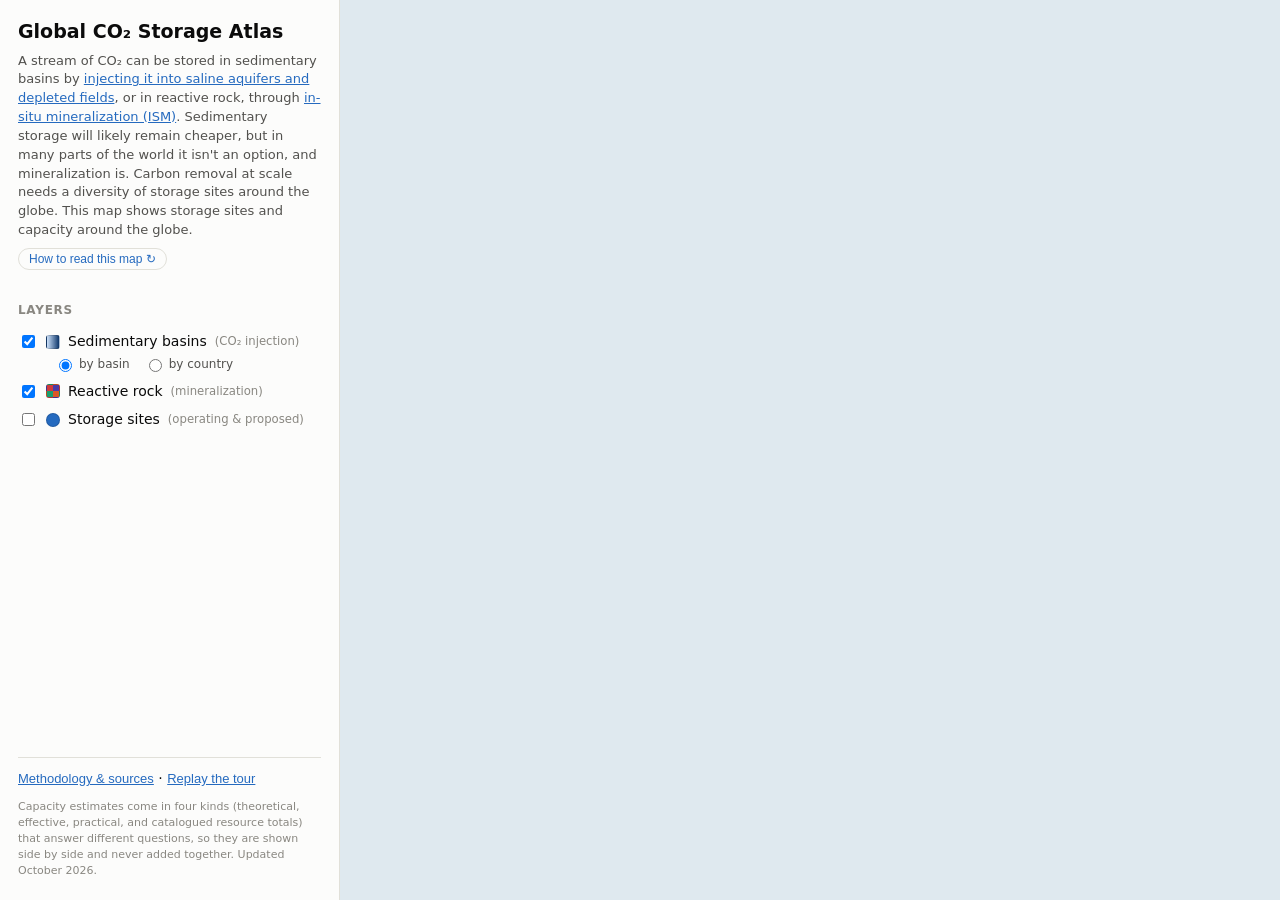
<file: index.html>
<!DOCTYPE html><html><head><meta charset="utf-8">
<meta http-equiv="refresh" content="0; url=src/index.html">
<title>Global CO2 Storage Atlas</title></head>
<body><a href="src/index.html">Open the Global CO2 Storage Atlas</a></body></html>
</file>
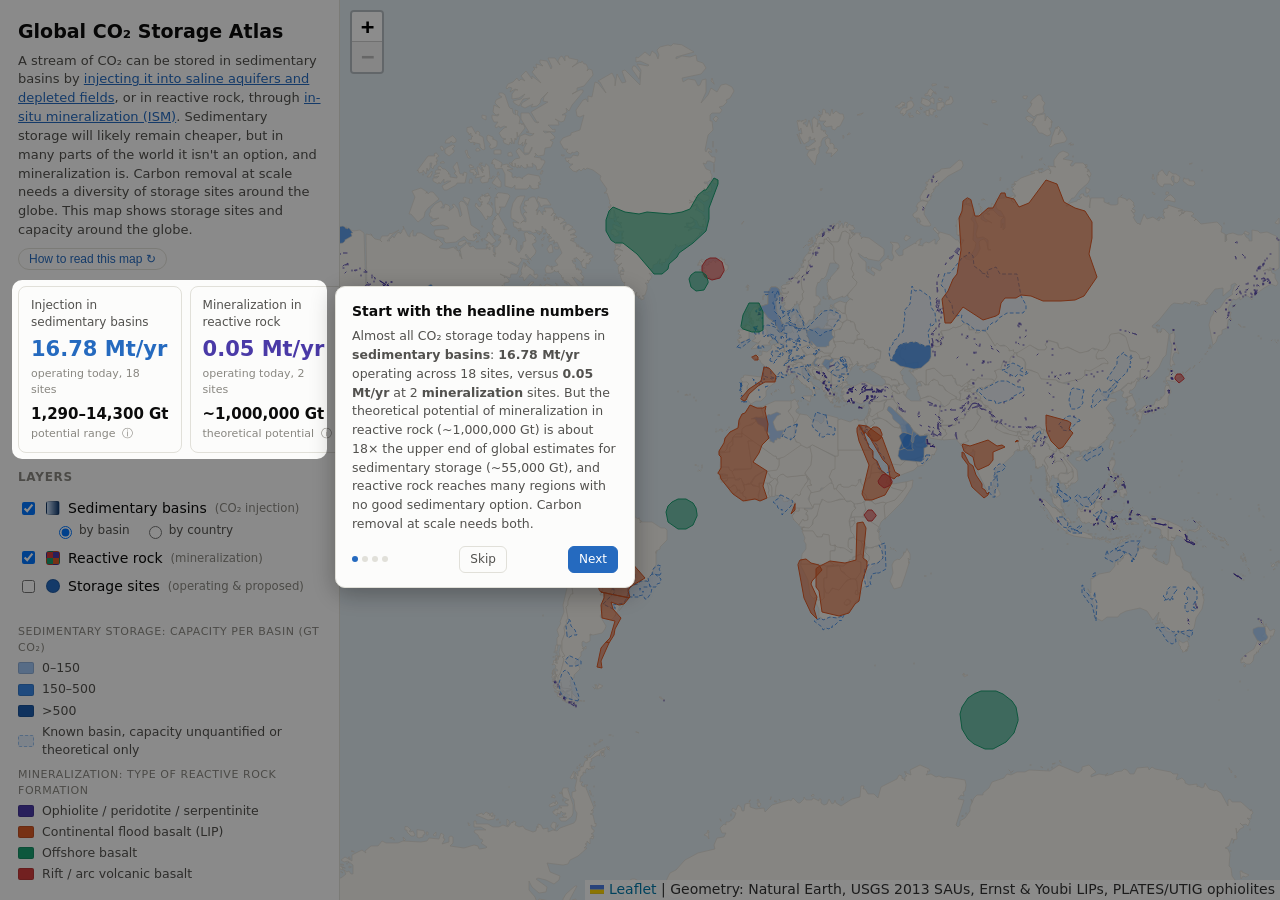
<file: src/index.html>
<!DOCTYPE html>
<html lang="en">
<head>
<meta charset="utf-8">
<meta name="viewport" content="width=device-width, initial-scale=1">
<title>Global CO₂ Storage Atlas</title>
<link rel="stylesheet" href="vendor/leaflet.css">
<link rel="stylesheet" href="styles.css?v=20261016g">
</head>
<body>
<div id="app">
  <aside id="sidebar">
    <header>
      <h1>Global CO₂ Storage Atlas</h1>
      <p class="subtitle">A stream of CO₂ can be stored in sedimentary basins by
      <a href="https://www.globalccsinstitute.com/why-ccs/what-is-ccs/" target="_blank" rel="noopener">injecting
      it into saline aquifers and depleted fields</a>, or in reactive rock, through
      <a href="https://www.carbfix.com/the-science" target="_blank" rel="noopener">in-situ mineralization
      (ISM)</a>. Sedimentary storage will likely remain cheaper, but in many parts of the
      world it isn't an option, and mineralization is. Carbon removal at scale needs a
      diversity of storage sites around the globe. This map shows storage sites and capacity
      around the globe.</p>
      <button id="btn-tour-top" class="linklike small">How to read this map ↻</button>
    </header>

    <section id="stats" class="stat-row" aria-label="Global storage potential"></section>

    <section id="layers">
      <h2>Layers</h2>
      <label class="layer-toggle"><input type="checkbox" id="ly-basins" checked>
        <span class="swatch seq"></span> Sedimentary basins <small>(CO₂ injection)</small></label>
      <div class="mode" id="inj-mode" title="How the sedimentary storage capacity is displayed">
        <label><input type="radio" name="inj-mode" value="basins" checked> by basin</label>
        <label><input type="radio" name="inj-mode" value="country"> by country</label>
      </div>
      <label class="layer-toggle"><input type="checkbox" id="ly-ism" checked>
        <span class="swatch multi"></span> Reactive rock <small>(mineralization)</small></label>
      <label class="layer-toggle"><input type="checkbox" id="ly-projects">
        <span class="swatch dot"></span> Storage sites <small>(operating &amp; proposed)</small></label>
    </section>

    <section id="legend"><div id="legend-body"></div></section>

    <footer>
      <button id="btn-method" class="linklike">Methodology &amp; sources</button> ·
      <button id="btn-tour" class="linklike">Replay the tour</button>
      <p class="fineprint">Capacity estimates come in four kinds (theoretical, effective,
      practical, and catalogued resource totals) that answer different questions, so they
      are shown side by side and never added together. Updated October 2026.</p>
    </footer>
  </aside>
  <div id="map"></div>

  <aside id="detail" hidden>
    <div class="detail-head"><h2 id="detail-title"></h2>
      <button id="detail-close" aria-label="Close">×</button></div>
    <div id="detail-body"></div>
  </aside>

  <div id="method-modal" hidden>
    <div class="modal-card">
      <div class="detail-head"><h2>Methodology &amp; sources</h2>
        <button id="method-close" aria-label="Close">×</button></div>
      <div id="method-body"></div>
    </div>
  </div>
</div>
<script src="vendor/leaflet.js"></script>
<script src="data_bundle.js?v=20261016g"></script>
<script src="../data/geo/geometry_injection.js?v=20261016g"></script>
<script src="../data/geo/geometry_basins.js?v=20261016g"></script>
<script src="../data/geo/geometry_ism.js?v=20261016g"></script>
<script src="app.js?v=20261016g"></script>
</body>
</html>
</file>
<file: src/vendor/leaflet.css>
/* required styles */

.leaflet-pane,
.leaflet-tile,
.leaflet-marker-icon,
.leaflet-marker-shadow,
.leaflet-tile-container,
.leaflet-pane > svg,
.leaflet-pane > canvas,
.leaflet-zoom-box,
.leaflet-image-layer,
.leaflet-layer {
	position: absolute;
	left: 0;
	top: 0;
	}
.leaflet-container {
	overflow: hidden;
	}
.leaflet-tile,
.leaflet-marker-icon,
.leaflet-marker-shadow {
	-webkit-user-select: none;
	   -moz-user-select: none;
	        user-select: none;
	  -webkit-user-drag: none;
	}
/* Prevents IE11 from highlighting tiles in blue */
.leaflet-tile::selection {
	background: transparent;
}
/* Safari renders non-retina tile on retina better with this, but Chrome is worse */
.leaflet-safari .leaflet-tile {
	image-rendering: -webkit-optimize-contrast;
	}
/* hack that prevents hw layers "stretching" when loading new tiles */
.leaflet-safari .leaflet-tile-container {
	width: 1600px;
	height: 1600px;
	-webkit-transform-origin: 0 0;
	}
.leaflet-marker-icon,
.leaflet-marker-shadow {
	display: block;
	}
/* .leaflet-container svg: reset svg max-width decleration shipped in Joomla! (joomla.org) 3.x */
/* .leaflet-container img: map is broken in FF if you have max-width: 100% on tiles */
.leaflet-container .leaflet-overlay-pane svg {
	max-width: none !important;
	max-height: none !important;
	}
.leaflet-container .leaflet-marker-pane img,
.leaflet-container .leaflet-shadow-pane img,
.leaflet-container .leaflet-tile-pane img,
.leaflet-container img.leaflet-image-layer,
.leaflet-container .leaflet-tile {
	max-width: none !important;
	max-height: none !important;
	width: auto;
	padding: 0;
	}

.leaflet-container img.leaflet-tile {
	/* See: https://bugs.chromium.org/p/chromium/issues/detail?id=600120 */
	mix-blend-mode: plus-lighter;
}

.leaflet-container.leaflet-touch-zoom {
	-ms-touch-action: pan-x pan-y;
	touch-action: pan-x pan-y;
	}
.leaflet-container.leaflet-touch-drag {
	-ms-touch-action: pinch-zoom;
	/* Fallback for FF which doesn't support pinch-zoom */
	touch-action: none;
	touch-action: pinch-zoom;
}
.leaflet-container.leaflet-touch-drag.leaflet-touch-zoom {
	-ms-touch-action: none;
	touch-action: none;
}
.leaflet-container {
	-webkit-tap-highlight-color: transparent;
}
.leaflet-container a {
	-webkit-tap-highlight-color: rgba(51, 181, 229, 0.4);
}
.leaflet-tile {
	filter: inherit;
	visibility: hidden;
	}
.leaflet-tile-loaded {
	visibility: inherit;
	}
.leaflet-zoom-box {
	width: 0;
	height: 0;
	-moz-box-sizing: border-box;
	     box-sizing: border-box;
	z-index: 800;
	}
/* workaround for https://bugzilla.mozilla.org/show_bug.cgi?id=888319 */
.leaflet-overlay-pane svg {
	-moz-user-select: none;
	}

.leaflet-pane         { z-index: 400; }

.leaflet-tile-pane    { z-index: 200; }
.leaflet-overlay-pane { z-index: 400; }
.leaflet-shadow-pane  { z-index: 500; }
.leaflet-marker-pane  { z-index: 600; }
.leaflet-tooltip-pane   { z-index: 650; }
.leaflet-popup-pane   { z-index: 700; }

.leaflet-map-pane canvas { z-index: 100; }
.leaflet-map-pane svg    { z-index: 200; }

.leaflet-vml-shape {
	width: 1px;
	height: 1px;
	}
.lvml {
	behavior: url(#default#VML);
	display: inline-block;
	position: absolute;
	}


/* control positioning */

.leaflet-control {
	position: relative;
	z-index: 800;
	pointer-events: visiblePainted; /* IE 9-10 doesn't have auto */
	pointer-events: auto;
	}
.leaflet-top,
.leaflet-bottom {
	position: absolute;
	z-index: 1000;
	pointer-events: none;
	}
.leaflet-top {
	top: 0;
	}
.leaflet-right {
	right: 0;
	}
.leaflet-bottom {
	bottom: 0;
	}
.leaflet-left {
	left: 0;
	}
.leaflet-control {
	float: left;
	clear: both;
	}
.leaflet-right .leaflet-control {
	float: right;
	}
.leaflet-top .leaflet-control {
	margin-top: 10px;
	}
.leaflet-bottom .leaflet-control {
	margin-bottom: 10px;
	}
.leaflet-left .leaflet-control {
	margin-left: 10px;
	}
.leaflet-right .leaflet-control {
	margin-right: 10px;
	}


/* zoom and fade animations */

.leaflet-fade-anim .leaflet-popup {
	opacity: 0;
	-webkit-transition: opacity 0.2s linear;
	   -moz-transition: opacity 0.2s linear;
	        transition: opacity 0.2s linear;
	}
.leaflet-fade-anim .leaflet-map-pane .leaflet-popup {
	opacity: 1;
	}
.leaflet-zoom-animated {
	-webkit-transform-origin: 0 0;
	    -ms-transform-origin: 0 0;
	        transform-origin: 0 0;
	}
svg.leaflet-zoom-animated {
	will-change: transform;
}

.leaflet-zoom-anim .leaflet-zoom-animated {
	-webkit-transition: -webkit-transform 0.25s cubic-bezier(0,0,0.25,1);
	   -moz-transition:    -moz-transform 0.25s cubic-bezier(0,0,0.25,1);
	        transition:         transform 0.25s cubic-bezier(0,0,0.25,1);
	}
.leaflet-zoom-anim .leaflet-tile,
.leaflet-pan-anim .leaflet-tile {
	-webkit-transition: none;
	   -moz-transition: none;
	        transition: none;
	}

.leaflet-zoom-anim .leaflet-zoom-hide {
	visibility: hidden;
	}


/* cursors */

.leaflet-interactive {
	cursor: pointer;
	}
.leaflet-grab {
	cursor: -webkit-grab;
	cursor:    -moz-grab;
	cursor:         grab;
	}
.leaflet-crosshair,
.leaflet-crosshair .leaflet-interactive {
	cursor: crosshair;
	}
.leaflet-popup-pane,
.leaflet-control {
	cursor: auto;
	}
.leaflet-dragging .leaflet-grab,
.leaflet-dragging .leaflet-grab .leaflet-interactive,
.leaflet-dragging .leaflet-marker-draggable {
	cursor: move;
	cursor: -webkit-grabbing;
	cursor:    -moz-grabbing;
	cursor:         grabbing;
	}

/* marker & overlays interactivity */
.leaflet-marker-icon,
.leaflet-marker-shadow,
.leaflet-image-layer,
.leaflet-pane > svg path,
.leaflet-tile-container {
	pointer-events: none;
	}

.leaflet-marker-icon.leaflet-interactive,
.leaflet-image-layer.leaflet-interactive,
.leaflet-pane > svg path.leaflet-interactive,
svg.leaflet-image-layer.leaflet-interactive path {
	pointer-events: visiblePainted; /* IE 9-10 doesn't have auto */
	pointer-events: auto;
	}

/* visual tweaks */

.leaflet-container {
	background: #ddd;
	outline-offset: 1px;
	}
.leaflet-container a {
	color: #0078A8;
	}
.leaflet-zoom-box {
	border: 2px dotted #38f;
	background: rgba(255,255,255,0.5);
	}


/* general typography */
.leaflet-container {
	font-family: "Helvetica Neue", Arial, Helvetica, sans-serif;
	font-size: 12px;
	font-size: 0.75rem;
	line-height: 1.5;
	}


/* general toolbar styles */

.leaflet-bar {
	box-shadow: 0 1px 5px rgba(0,0,0,0.65);
	border-radius: 4px;
	}
.leaflet-bar a {
	background-color: #fff;
	border-bottom: 1px solid #ccc;
	width: 26px;
	height: 26px;
	line-height: 26px;
	display: block;
	text-align: center;
	text-decoration: none;
	color: black;
	}
.leaflet-bar a,
.leaflet-control-layers-toggle {
	background-position: 50% 50%;
	background-repeat: no-repeat;
	display: block;
	}
.leaflet-bar a:hover,
.leaflet-bar a:focus {
	background-color: #f4f4f4;
	}
.leaflet-bar a:first-child {
	border-top-left-radius: 4px;
	border-top-right-radius: 4px;
	}
.leaflet-bar a:last-child {
	border-bottom-left-radius: 4px;
	border-bottom-right-radius: 4px;
	border-bottom: none;
	}
.leaflet-bar a.leaflet-disabled {
	cursor: default;
	background-color: #f4f4f4;
	color: #bbb;
	}

.leaflet-touch .leaflet-bar a {
	width: 30px;
	height: 30px;
	line-height: 30px;
	}
.leaflet-touch .leaflet-bar a:first-child {
	border-top-left-radius: 2px;
	border-top-right-radius: 2px;
	}
.leaflet-touch .leaflet-bar a:last-child {
	border-bottom-left-radius: 2px;
	border-bottom-right-radius: 2px;
	}

/* zoom control */

.leaflet-control-zoom-in,
.leaflet-control-zoom-out {
	font: bold 18px 'Lucida Console', Monaco, monospace;
	text-indent: 1px;
	}

.leaflet-touch .leaflet-control-zoom-in, .leaflet-touch .leaflet-control-zoom-out  {
	font-size: 22px;
	}


/* layers control */

.leaflet-control-layers {
	box-shadow: 0 1px 5px rgba(0,0,0,0.4);
	background: #fff;
	border-radius: 5px;
	}
.leaflet-control-layers-toggle {
	background-image: url(images/layers.png);
	width: 36px;
	height: 36px;
	}
.leaflet-retina .leaflet-control-layers-toggle {
	background-image: url(images/layers-2x.png);
	background-size: 26px 26px;
	}
.leaflet-touch .leaflet-control-layers-toggle {
	width: 44px;
	height: 44px;
	}
.leaflet-control-layers .leaflet-control-layers-list,
.leaflet-control-layers-expanded .leaflet-control-layers-toggle {
	display: none;
	}
.leaflet-control-layers-expanded .leaflet-control-layers-list {
	display: block;
	position: relative;
	}
.leaflet-control-layers-expanded {
	padding: 6px 10px 6px 6px;
	color: #333;
	background: #fff;
	}
.leaflet-control-layers-scrollbar {
	overflow-y: scroll;
	overflow-x: hidden;
	padding-right: 5px;
	}
.leaflet-control-layers-selector {
	margin-top: 2px;
	position: relative;
	top: 1px;
	}
.leaflet-control-layers label {
	display: block;
	font-size: 13px;
	font-size: 1.08333em;
	}
.leaflet-control-layers-separator {
	height: 0;
	border-top: 1px solid #ddd;
	margin: 5px -10px 5px -6px;
	}

/* Default icon URLs */
.leaflet-default-icon-path { /* used only in path-guessing heuristic, see L.Icon.Default */
	background-image: url(images/marker-icon.png);
	}


/* attribution and scale controls */

.leaflet-container .leaflet-control-attribution {
	background: #fff;
	background: rgba(255, 255, 255, 0.8);
	margin: 0;
	}
.leaflet-control-attribution,
.leaflet-control-scale-line {
	padding: 0 5px;
	color: #333;
	line-height: 1.4;
	}
.leaflet-control-attribution a {
	text-decoration: none;
	}
.leaflet-control-attribution a:hover,
.leaflet-control-attribution a:focus {
	text-decoration: underline;
	}
.leaflet-attribution-flag {
	display: inline !important;
	vertical-align: baseline !important;
	width: 1em;
	height: 0.6669em;
	}
.leaflet-left .leaflet-control-scale {
	margin-left: 5px;
	}
.leaflet-bottom .leaflet-control-scale {
	margin-bottom: 5px;
	}
.leaflet-control-scale-line {
	border: 2px solid #777;
	border-top: none;
	line-height: 1.1;
	padding: 2px 5px 1px;
	white-space: nowrap;
	-moz-box-sizing: border-box;
	     box-sizing: border-box;
	background: rgba(255, 255, 255, 0.8);
	text-shadow: 1px 1px #fff;
	}
.leaflet-control-scale-line:not(:first-child) {
	border-top: 2px solid #777;
	border-bottom: none;
	margin-top: -2px;
	}
.leaflet-control-scale-line:not(:first-child):not(:last-child) {
	border-bottom: 2px solid #777;
	}

.leaflet-touch .leaflet-control-attribution,
.leaflet-touch .leaflet-control-layers,
.leaflet-touch .leaflet-bar {
	box-shadow: none;
	}
.leaflet-touch .leaflet-control-layers,
.leaflet-touch .leaflet-bar {
	border: 2px solid rgba(0,0,0,0.2);
	background-clip: padding-box;
	}


/* popup */

.leaflet-popup {
	position: absolute;
	text-align: center;
	margin-bottom: 20px;
	}
.leaflet-popup-content-wrapper {
	padding: 1px;
	text-align: left;
	border-radius: 12px;
	}
.leaflet-popup-content {
	margin: 13px 24px 13px 20px;
	line-height: 1.3;
	font-size: 13px;
	font-size: 1.08333em;
	min-height: 1px;
	}
.leaflet-popup-content p {
	margin: 17px 0;
	margin: 1.3em 0;
	}
.leaflet-popup-tip-container {
	width: 40px;
	height: 20px;
	position: absolute;
	left: 50%;
	margin-top: -1px;
	margin-left: -20px;
	overflow: hidden;
	pointer-events: none;
	}
.leaflet-popup-tip {
	width: 17px;
	height: 17px;
	padding: 1px;

	margin: -10px auto 0;
	pointer-events: auto;

	-webkit-transform: rotate(45deg);
	   -moz-transform: rotate(45deg);
	    -ms-transform: rotate(45deg);
	        transform: rotate(45deg);
	}
.leaflet-popup-content-wrapper,
.leaflet-popup-tip {
	background: white;
	color: #333;
	box-shadow: 0 3px 14px rgba(0,0,0,0.4);
	}
.leaflet-container a.leaflet-popup-close-button {
	position: absolute;
	top: 0;
	right: 0;
	border: none;
	text-align: center;
	width: 24px;
	height: 24px;
	font: 16px/24px Tahoma, Verdana, sans-serif;
	color: #757575;
	text-decoration: none;
	background: transparent;
	}
.leaflet-container a.leaflet-popup-close-button:hover,
.leaflet-container a.leaflet-popup-close-button:focus {
	color: #585858;
	}
.leaflet-popup-scrolled {
	overflow: auto;
	}

.leaflet-oldie .leaflet-popup-content-wrapper {
	-ms-zoom: 1;
	}
.leaflet-oldie .leaflet-popup-tip {
	width: 24px;
	margin: 0 auto;

	-ms-filter: "progid:DXImageTransform.Microsoft.Matrix(M11=0.70710678, M12=0.70710678, M21=-0.70710678, M22=0.70710678)";
	filter: progid:DXImageTransform.Microsoft.Matrix(M11=0.70710678, M12=0.70710678, M21=-0.70710678, M22=0.70710678);
	}

.leaflet-oldie .leaflet-control-zoom,
.leaflet-oldie .leaflet-control-layers,
.leaflet-oldie .leaflet-popup-content-wrapper,
.leaflet-oldie .leaflet-popup-tip {
	border: 1px solid #999;
	}


/* div icon */

.leaflet-div-icon {
	background: #fff;
	border: 1px solid #666;
	}


/* Tooltip */
/* Base styles for the element that has a tooltip */
.leaflet-tooltip {
	position: absolute;
	padding: 6px;
	background-color: #fff;
	border: 1px solid #fff;
	border-radius: 3px;
	color: #222;
	white-space: nowrap;
	-webkit-user-select: none;
	-moz-user-select: none;
	-ms-user-select: none;
	user-select: none;
	pointer-events: none;
	box-shadow: 0 1px 3px rgba(0,0,0,0.4);
	}
.leaflet-tooltip.leaflet-interactive {
	cursor: pointer;
	pointer-events: auto;
	}
.leaflet-tooltip-top:before,
.leaflet-tooltip-bottom:before,
.leaflet-tooltip-left:before,
.leaflet-tooltip-right:before {
	position: absolute;
	pointer-events: none;
	border: 6px solid transparent;
	background: transparent;
	content: "";
	}

/* Directions */

.leaflet-tooltip-bottom {
	margin-top: 6px;
}
.leaflet-tooltip-top {
	margin-top: -6px;
}
.leaflet-tooltip-bottom:before,
.leaflet-tooltip-top:before {
	left: 50%;
	margin-left: -6px;
	}
.leaflet-tooltip-top:before {
	bottom: 0;
	margin-bottom: -12px;
	border-top-color: #fff;
	}
.leaflet-tooltip-bottom:before {
	top: 0;
	margin-top: -12px;
	margin-left: -6px;
	border-bottom-color: #fff;
	}
.leaflet-tooltip-left {
	margin-left: -6px;
}
.leaflet-tooltip-right {
	margin-left: 6px;
}
.leaflet-tooltip-left:before,
.leaflet-tooltip-right:before {
	top: 50%;
	margin-top: -6px;
	}
.leaflet-tooltip-left:before {
	right: 0;
	margin-right: -12px;
	border-left-color: #fff;
	}
.leaflet-tooltip-right:before {
	left: 0;
	margin-left: -12px;
	border-right-color: #fff;
	}

/* Printing */

@media print {
	/* Prevent printers from removing background-images of controls. */
	.leaflet-control {
		-webkit-print-color-adjust: exact;
		print-color-adjust: exact;
		}
	}
</file>
<file: src/styles.css>
/* Global CO2 Storage Atlas */
:root {
  --ocean: #dfe9ef;
  --land: #f4f2ed;
  --land-line: #d8d4ca;
  --panel: #fcfcfb;
  --ink-1: #0b0b0b;
  --ink-2: #52514e;
  --ink-3: #898781;
  --hairline: #e1e0d9;
  /* injection sequential (blue) */
  --inj-1: #cde2fb; --inj-2: #9ec5f4; --inj-3: #6da7ec; --inj-4: #3987e5;
  --inj-5: #256abf; --inj-6: #1c5cab; --inj-7: #0d366b;
  --inj-deep: #104281;
  /* ISM categories (validated light set) */
  --oph: #4a3aa7;        /* ophiolite / peridotite / serpentinite */
  --flood: #d95926;      /* continental flood basalt */
  --offsh: #199e70;      /* offshore basalt */
  --rift: #d03b3b;       /* rift / arc volcanic basalt */
  --oph-other: #b0a9d6;  /* uncharacterized mapped ophiolite */
  --proj-geo: #256abf;
  --proj-ism: #d55181;
}
@media (prefers-color-scheme: dark) {
  :root {
    --ocean: #10161d; --land: #141d26; --land-line: #26313c;
    --panel: #1a1a19; --ink-1: #ffffff; --ink-2: #c3c2b7; --ink-3: #898781;
    --hairline: #2c2c2a;
    --oph: #9085e9; --flood: #d95926; --offsh: #1baf7a; --rift: #e66767;
    --oph-other: #4c4470;
    --proj-geo: #3987e5; --proj-ism: #d55181;
  }
}

* { box-sizing: border-box; }
html, body, #app { height: 100%; margin: 0; }
body { font: 14px/1.45 system-ui, -apple-system, "Segoe UI", sans-serif; color: var(--ink-1); }
#app { display: flex; position: relative; }
#map { flex: 1; background: var(--ocean); }

#sidebar {
  width: 340px; min-width: 300px; overflow-y: auto; padding: 18px 18px 10px;
  background: var(--panel); border-right: 1px solid var(--hairline);
  display: flex; flex-direction: column; gap: 16px;
}
#sidebar h1 { font-size: 19px; margin: 0 0 6px; }
#sidebar h2 { font-size: 12px; text-transform: uppercase; letter-spacing: .06em;
  color: var(--ink-3); margin: 0 0 8px; }
.subtitle { color: var(--ink-2); margin: 0; font-size: 13px; }
.subtitle a { color: var(--proj-geo); }

.stat-row { display: grid; grid-template-columns: 1fr 1fr; gap: 8px; }
.stat-tile { border: 1px solid var(--hairline); border-radius: 8px; padding: 10px 12px; }
.stat-tile .k { font-size: 12px; color: var(--ink-2); }
.stat-tile .info { cursor: help; color: var(--ink-3); font-size: 11px; margin-left: 3px;
  position: relative; }
.stat-tile .info::after {
  content: attr(data-tip); position: absolute; left: 0; top: 18px; z-index: 1500;
  width: 240px; padding: 8px 10px; border-radius: 8px;
  background: var(--panel); color: var(--ink-2); border: 1px solid var(--hairline);
  box-shadow: 0 4px 14px rgba(0,0,0,.18);
  font-size: 11.5px; line-height: 1.4; text-transform: none; letter-spacing: 0;
  opacity: 0; visibility: hidden; transition: opacity .12s; pointer-events: none;
}
.stat-tile .info:hover::after, .stat-tile .info:focus::after {
  opacity: 1; visibility: visible; }
/* icons sit at the right of each tile's potential label: open the tooltip inward */
.stat-tile.geo .info::after { left: -100px; }
.stat-tile.ism .info::after { left: auto; right: -6px; }
.stat-tile .v { font-size: 21px; font-weight: 650; margin: 2px 0; }
.stat-tile .s { font-size: 11px; color: var(--ink-3); }
.stat-tile.geo .v { color: var(--proj-geo); }
.stat-tile.ism .v { color: var(--oph); }

.layer-toggle { display: flex; align-items: center; gap: 8px; padding: 4px 0; cursor: pointer; }
.layer-toggle.sub { padding-left: 22px; }

#advanced { margin-top: 6px; border-top: 1px solid var(--hairline); padding-top: 6px; }
#advanced summary { font-size: 11px; text-transform: uppercase; letter-spacing: .06em;
  color: var(--ink-3); cursor: pointer; user-select: none; padding: 2px 0; }
#advanced summary:hover { color: var(--ink-2); }
#advanced .layer-toggle { padding-left: 14px; }
.layer-toggle small { color: var(--ink-3); }
.swatch { width: 14px; height: 14px; border-radius: 3px; flex: none;
  border: 1px solid rgba(11,11,11,.15); }
.swatch.seq { background: linear-gradient(90deg, var(--inj-1), var(--inj-7)); }
.swatch.multi { background: conic-gradient(var(--oph) 0 25%, var(--flood) 0 50%,
  var(--offsh) 0 75%, var(--rift) 0); }
.swatch.dot { border-radius: 50%; background: var(--proj-geo); }

#legend-body .lg-row { display: flex; align-items: center; gap: 8px; margin: 3px 0;
  font-size: 12.5px; color: var(--ink-2); }
#legend-body .lg-sw { width: 16px; height: 12px; border-radius: 2px; flex: none;
  border: 1px solid rgba(11,11,11,.12); }
#legend-body .lg-sw.round { border-radius: 50%; width: 11px; height: 11px; }
#legend-body .lg-title { font-size: 11px; text-transform: uppercase; letter-spacing: .05em;
  color: var(--ink-3); margin: 8px 0 3px; }

#detail {
  position: absolute; top: 12px; right: 12px; z-index: 1100;
  width: 320px; max-height: calc(100% - 24px); overflow-y: auto;
  background: var(--panel); border: 1px solid var(--hairline); border-radius: 10px;
  padding: 12px 14px; box-shadow: 0 4px 18px rgba(0,0,0,.18);
}
.detail-head { display: flex; justify-content: space-between; align-items: baseline; }
.detail-head h2 { font-size: 14px; text-transform: none; letter-spacing: 0; color: var(--ink-1); }
#detail-close, #method-close { border: none; background: none; font-size: 20px;
  color: var(--ink-3); cursor: pointer; }
#detail-body { font-size: 13px; color: var(--ink-2); }
#detail-body dl { display: grid; grid-template-columns: auto 1fr; gap: 2px 10px; margin: 8px 0; }
#detail-body dt { color: var(--ink-3); }
#detail-body dd { margin: 0; }
#detail-body .cap-big { font-size: 19px; font-weight: 650; color: var(--ink-1); }
#detail-body .tier-badge { display: inline-block; font-size: 10.5px; padding: 1px 7px;
  border-radius: 9px; border: 1px solid var(--hairline); color: var(--ink-2);
  text-transform: uppercase; letter-spacing: .04em; margin-left: 6px; vertical-align: middle; }
#detail-body .src { font-size: 11.5px; color: var(--ink-3); }

footer { margin-top: auto; border-top: 1px solid var(--hairline); padding-top: 10px; }
.linklike { border: none; background: none; color: var(--proj-geo); cursor: pointer;
  padding: 0; font-size: 13px; text-decoration: underline; }
.fineprint { font-size: 11px; color: var(--ink-3); }

#method-modal { position: fixed; inset: 0; background: rgba(0,0,0,.45); z-index: 2000;
  display: flex; align-items: center; justify-content: center; }
#method-modal[hidden], #detail[hidden] { display: none; }
.modal-card { background: var(--panel); color: var(--ink-1); max-width: 720px; width: 92%;
  max-height: 84vh; border-radius: 10px; padding: 0; display: flex; flex-direction: column;
  overflow: hidden; }
.modal-card .detail-head { flex: none; padding: 14px 24px 10px;
  border-bottom: 1px solid var(--hairline); }
.modal-card .detail-head h2 { font-size: 15px; margin: 0; }
#method-body { font-size: 13.5px; color: var(--ink-2); overflow-y: auto;
  padding: 4px 24px 20px; }
#method-body h3 { color: var(--ink-1); font-size: 14px; margin: 16px 0 5px;
  padding-top: 16px; border-top: 1px solid var(--hairline); }
#method-body h3:first-child { border-top: none; padding-top: 6px; margin-top: 0; }
#method-body p { margin: 0 0 10px; }
#method-body .method-src { font-size: 12px; color: var(--ink-3); }
#method-body .method-list { margin: 0 0 10px; padding-left: 18px; }
#method-body .method-list li { margin: 0 0 5px; }
#method-body a { color: var(--proj-geo); text-decoration: underline;
  text-decoration-color: var(--hairline); overflow-wrap: anywhere; }
#method-body a:hover { text-decoration-color: var(--proj-geo); }

/* first-visit tour */
#tour { position: fixed; inset: 0; z-index: 3000; }
#tour[hidden] { display: none; }
#tour-spotlight { position: fixed; border-radius: 10px; pointer-events: none;
  box-shadow: 0 0 0 9999px rgba(0,0,0,.45); transition: all .25s ease; }
#tour-card { position: fixed; width: 300px; max-width: calc(100vw - 24px);
  background: var(--panel); border: 1px solid var(--hairline); border-radius: 10px;
  padding: 14px 16px; box-shadow: 0 6px 24px rgba(0,0,0,.3); transition: all .25s ease;
  outline: none; }
#tour-card h3 { margin: 0 0 6px; font-size: 14px; color: var(--ink-1); }
#tour-card p { margin: 0 0 12px; font-size: 12.5px; line-height: 1.5; color: var(--ink-2); }
#tour-card .tour-foot { display: flex; align-items: center; gap: 5px; }
#tour-card .tour-dots { display: flex; gap: 4px; margin-right: auto; }
#tour-card .tour-dots span { width: 6px; height: 6px; border-radius: 50%;
  background: var(--hairline); }
#tour-card .tour-dots span.cur { background: var(--proj-geo); }
#tour-card button { font: inherit; font-size: 12px; cursor: pointer; border-radius: 6px;
  padding: 4px 10px; border: 1px solid var(--hairline); background: none; color: var(--ink-2); }
#tour-card button.primary { background: var(--proj-geo); border-color: var(--proj-geo);
  color: #fff; }
@media (max-width: 760px) {
  #tour-card { left: 12px !important; right: 12px; top: auto !important; bottom: 12px;
    width: auto; }
}

.leaflet-container { font: inherit; }
.leaflet-tooltip { background: var(--panel); color: var(--ink-1);
  border: 1px solid var(--hairline); box-shadow: 0 1px 4px rgba(0,0,0,.15); }
.leaflet-tooltip b { display: block; }
.leaflet-tooltip small { color: var(--ink-3); display: block; }

@media (max-width: 760px) {
  #app { flex-direction: column; }
  #sidebar { width: 100%; max-height: 46vh; border-right: none;
    border-bottom: 1px solid var(--hairline); }
  #detail { top: auto; bottom: 12px; left: 12px; width: auto; max-height: 44vh; }
}

/* detail-panel simplification */
#detail-body .more { margin: 10px 0 4px; }
#detail-body .more summary { font-size: 12px; color: var(--proj-geo); cursor: pointer;
  user-select: none; }
#detail-body .more summary:hover { text-decoration: underline; }
#detail-body .more > *:not(summary) { margin-top: 6px; }
#detail-body .row { display: grid; grid-template-columns: 1fr auto; gap: 0 8px;
  font-size: 12.5px; color: var(--ink-2); padding: 2px 0; border-bottom: 1px solid var(--hairline); }
#detail-body .row .v { color: var(--ink-1); font-variant-numeric: tabular-nums; }
#detail-body .row small { grid-column: 1 / -1; color: var(--ink-3); }
#detail-body .frm { border-bottom: 1px solid var(--hairline); padding-bottom: 2px; }
#detail-body .frm .row { border-bottom: none; }
#detail-body .row.sub { font-size: 11.5px; color: var(--ink-3); padding: 0 0 1px 14px; }
#detail-body .row.sub .v { color: var(--ink-2); }
#detail-body .lg-title small { text-transform: none; letter-spacing: 0; }
#detail-body dl { margin: 10px 0 6px; }
#detail-body p { margin: 8px 0; }
#detail-body a { color: var(--proj-geo); text-decoration: underline; text-decoration-color: var(--hairline);
  overflow-wrap: anywhere; }
#detail-body a:hover { text-decoration-color: var(--proj-geo); }

/* feedback pass (Sept 2026): mode switch, tile potentials, tour replay */
.mode { display: flex; gap: 14px; padding: 0 0 4px 36px; font-size: 12px; color: var(--ink-2); }
.mode label { display: flex; align-items: center; gap: 4px; cursor: pointer; }
.mode.disabled { opacity: .45; pointer-events: none; }
.stat-tile .v2 { font-size: 15px; font-weight: 650; color: var(--ink-1); margin-top: 6px; white-space: nowrap; }
.stat-tile .v { white-space: nowrap; }
.linklike.small { font-size: 12px; margin-top: 8px; text-decoration: none; color: var(--proj-geo);
  border: 1px solid var(--hairline); border-radius: 14px; padding: 3px 10px; }
.linklike.small:hover { background: var(--hairline); }

/* public panels (Oct 2026): short note + visible linked sources */
#detail-body .note { color: var(--ink-1); }
#detail-body .sources { margin-top: 12px; padding-top: 8px; border-top: 1px solid var(--hairline); }
#detail-body .sources ul { margin: 2px 0 0; padding-left: 16px; font-size: 12px; color: var(--ink-3); }
#detail-body .sources li { margin: 0 0 3px; }
#detail-body dd { overflow-wrap: anywhere; }
#detail-body .lg-title { margin-top: 12px; }
/* (i) sits beside the potential label; keep them on one line */
.stat-tile .s:has(.info) { white-space: nowrap; }
.stat-tile .s .info { white-space: normal; }
</file>
